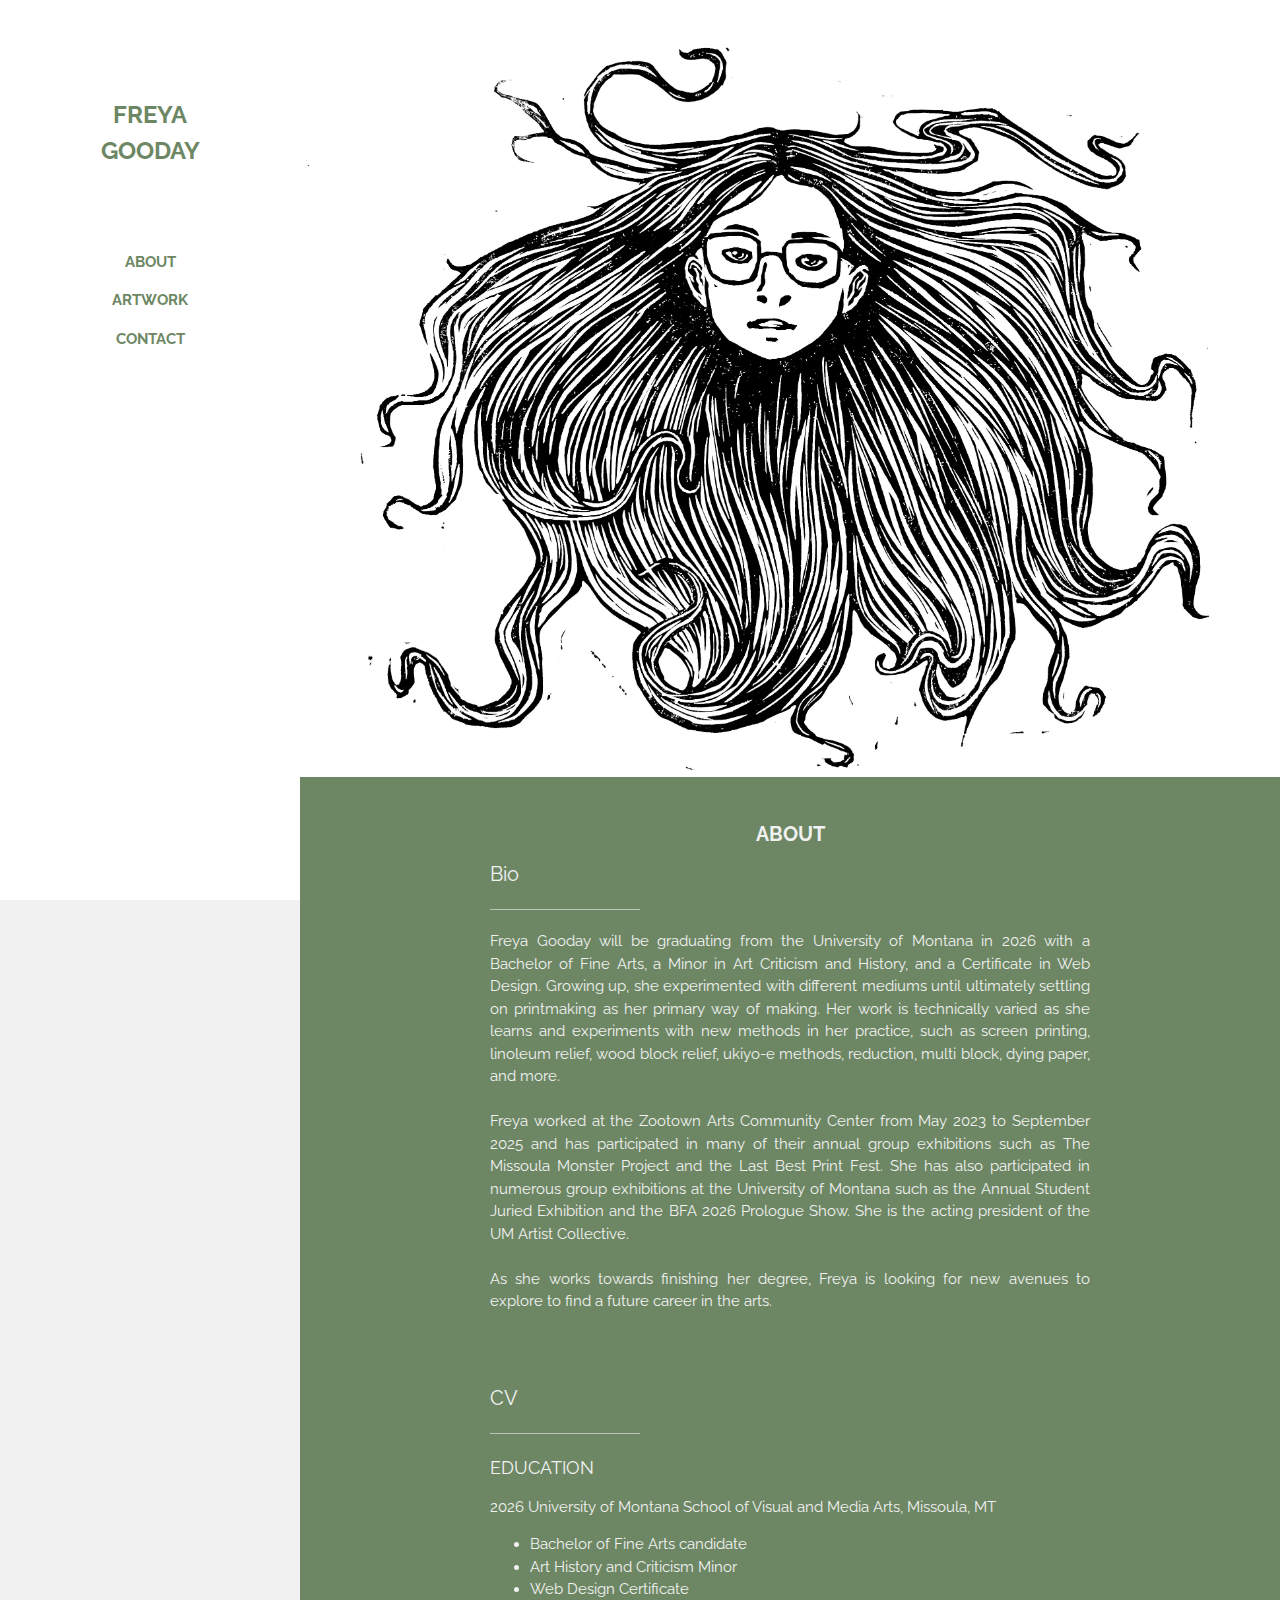
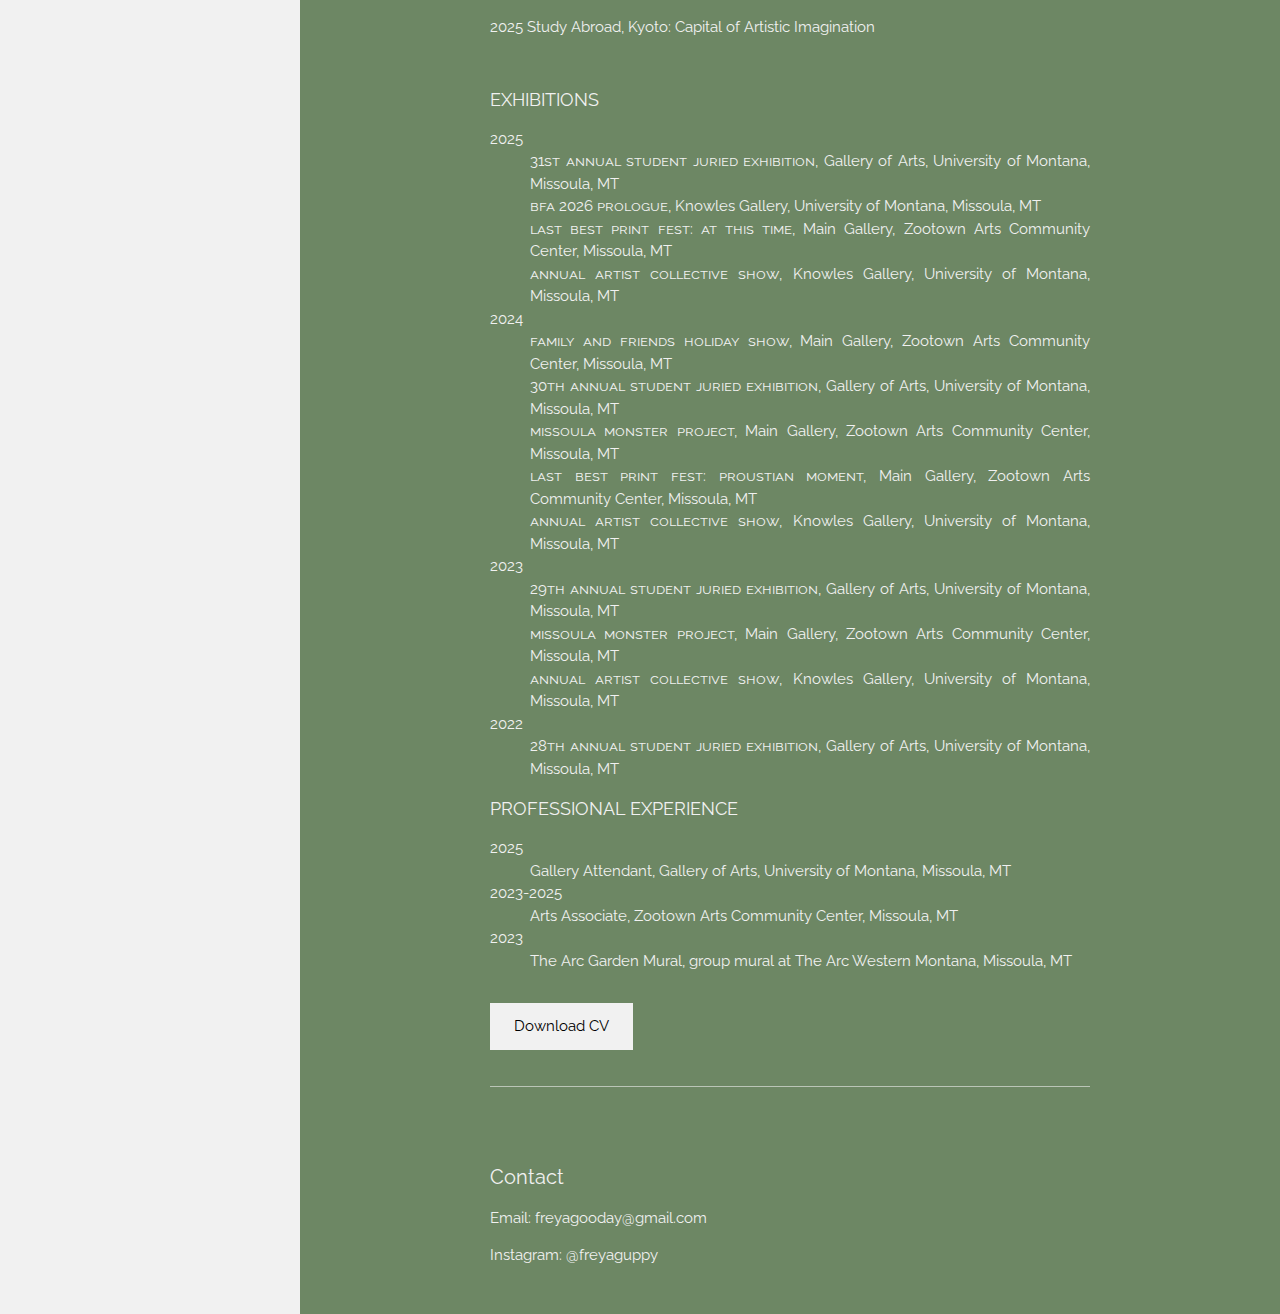
<file: index.html>
<!DOCTYPE html>
<html lang="en">
<head>
<title>Freya Gooday</title>
<meta charset="UTF-8">
<meta name="viewport" content="width=device-width, initial-scale=1">
<link rel="stylesheet" href="w3style.css">
<link rel="stylesheet" href="https://fonts.googleapis.com/css?family=Raleway">
<link rel="stylesheet" href="style.css">
<style>
body,h1,h2,h3,h4,h5 {font-family: "Raleway", sans-serif}
.w3-third img{margin-bottom: -6px; opacity: 0.8; cursor: pointer}
.w3-third img:hover{opacity: 1}
</style>
</head>


<body class="w3-light-grey w3-content" style="max-width:1600px">

<!-- Sidebar/menu -->
<nav class="w3-sidebar w3-bar-block w3-white w3-animate-left w3-text-olive w3-collapse w3-top w3-center" style="z-index:3;width:300px;font-weight:bold" id="mySidebar"><br>
  <a href="index.html" style="text-decoration:none;"><h3 class="w3-padding-64 w3-center"><b>FREYA<br>GOODAY</b></h3></a>
  <a href="javascript:void(0)" onclick="w3_close()" class="w3-bar-item w3-button w3-padding w3-hide-large">CLOSE</a>
  <a href="index.html#about" onclick="w3_close()" class="w3-bar-item w3-button">ABOUT</a> 
  <a href="artwork.html" onclick="w3_close()" class="w3-bar-item w3-button">ARTWORK</a> 
  <a href="index.html#contact" onclick="w3_close()" class="w3-bar-item w3-button">CONTACT</a>
</nav>

<!-- Top menu on small screens -->
<header class="w3-container w3-top w3-hide-large w3-white w3-xlarge w3-padding-16">
  <span class="w3-left w3-padding">FREYA GOODAY</span>
  <a href="javascript:void(0)" class="w3-right w3-button w3-white" onclick="w3_open()">&#9776;</a>
</header>

<!-- Overlay effect when opening sidebar on small screens -->
<div class="w3-overlay w3-hide-large w3-animate-opacity" onclick="w3_close()" style="cursor:pointer" title="close side menu" id="myOverlay"></div>

<!-- !PAGE CONTENT! -->
<div class="w3-main" style="margin-left:300px">

  <!-- Push down content on small screens --> 
  <div class="w3-hide-large" style="margin-top:83px"></div>
  <img src="images/selfportrait.jpg" alt="Linoleum relief print self portrait. Floating head of young woman with long, wild hair." class="w3-image" width="100%">

  <!-- About section -->
  <div id="about" class="w3-container w3-olive w3-center w3-text-light-grey w3-padding-32" id="about">
    <h4><b>ABOUT</b></h4>
    <div class="w3-content w3-justify" style="max-width:600px">
      <h4>Bio</h4>
      <hr class="w3-opacity" style="width:10em">
      <p>Freya Gooday will be graduating from the University of Montana in 2026 with a Bachelor of Fine Arts, a Minor in Art Criticism and History, and a Certificate in Web Design. Growing up, she experimented with different mediums until ultimately settling on printmaking as her primary way of making. Her work is technically varied as she learns and experiments with new methods in her practice, such as screen printing, linoleum relief, wood block relief, ukiyo-e methods, reduction, multi block, dying paper, and more.
      </br>
      </br>
        Freya worked at the Zootown Arts Community Center from May 2023 to September 2025 and has participated in many of their annual group exhibitions such as The Missoula Monster Project and the Last Best Print Fest. She has also participated in numerous group exhibitions at the University of Montana such as the Annual Student Juried Exhibition and the BFA 2026 Prologue Show. She is the acting president of the UM Artist Collective. 
      </br>
      </br>
        As she works towards finishing her degree, Freya is looking for new avenues to explore to find a future career in the arts. 
      </p>
      
      <br></br>
      <h4 >CV</h4>
      <hr class="w3-opacity" style="width:10em">
      <h5>EDUCATION</h3>
      <p>2026 	University of Montana School of Visual and Media Arts, Missoula, MT</p>
      <ul>
        <li>Bachelor of Fine Arts candidate</li>
        <li>Art History and Criticism Minor</li>
        <li>Web Design Certificate</li>
      </ul>
      <p>2025 	Study Abroad, Kyoto: Capital of Artistic Imagination</p>
      <br>
      <h5>EXHIBITIONS</h5>
      <dl>
        <dt>2025</dt>
        <dd><span style="font-variant: small-caps;">31st annual student juried exhibition,</span> Gallery of Arts, University of Montana,
          Missoula, MT</dd>
        <dd><span style="font-variant: small-caps;">bfa 2026 prologue,</span> Knowles Gallery, University of Montana, Missoula, MT</dd>
        <dd><span style="font-variant: small-caps;">last best print fest: at this time,</span> Main Gallery, Zootown Arts Community Center, Missoula, MT</dd>
        <dd><span style="font-variant: small-caps;">annual artist collective show,</span> Knowles Gallery, University of Montana, Missoula, MT</dd>
        <dt>2024</dt>
        <dd><span style="font-variant: small-caps;">family and friends holiday show,</span> Main Gallery, Zootown Arts Community Center, Missoula, MT</dd>
        <dd><span style="font-variant: small-caps;">30th annual student juried exhibition,</span> Gallery of Arts, University of Montana, Missoula, MT</dd>
        <dd><span style="font-variant: small-caps;">missoula monster project,</span> Main Gallery, Zootown Arts Community Center, Missoula, MT</dd>
        <dd><span style="font-variant: small-caps;">last best print fest: proustian moment,</span> Main Gallery, Zootown Arts Community Center, Missoula, MT</dd>
        <dd><span style="font-variant: small-caps;">annual artist collective show,</span> Knowles Gallery, University of Montana, Missoula, MT</dd>
        <dt>2023</dt>
        <dd><span style="font-variant: small-caps;">29th annual student juried exhibition,</span> Gallery of Arts, University of Montana, Missoula, MT</dd>
        <dd><span style="font-variant: small-caps;">missoula monster project,</span> Main Gallery, Zootown Arts Community Center, Missoula, MT</dd>
        <dd><span style="font-variant: small-caps;">annual artist collective show,</span> Knowles Gallery, University of Montana, Missoula, MT</dd>
        <dt>2022</dt>
        <dd><span style="font-variant: small-caps;">28th annual student juried exhibition,</span> Gallery of Arts, University of Montana, Missoula, MT</dd>
      </dl>
      <h5>PROFESSIONAL EXPERIENCE</h5>
      <dl>
        <dt>2025</dt>
        <dd>Gallery Attendant, Gallery of Arts, University of Montana, Missoula, MT</dd>
        <dt>2023-2025</dt>
        <dd>Arts Associate, Zootown Arts Community Center, Missoula, MT</dd>
        <dt>2023</dt>
        <dd>The Arc Garden Mural, group mural at The Arc Western Montana, Missoula, MT</dd>
      </dl>
      <p><button class="w3-button w3-light-grey w3-padding-large w3-margin-top w3-margin-bottom" ><a href = "FreyaGoodayCV.pdf" target="_blank" style="text-decoration:none;">Download CV</a></button></p>
      <hr class="w3-opacity">
      <br>

  <!-- Contact section -->
  <footer>
    <div id="contact">
      <br>
      <h4>Contact</h4>
      <p>Email: freyagooday@gmail.com</p>
      <p>Instagram: @freyaguppy</p>
    </div>

  </footer>
  
      
  
  
<!-- End page content -->
</div>

<script>
// Script to open and close sidebar
function w3_open() {
  document.getElementById("mySidebar").style.display = "block";
  document.getElementById("myOverlay").style.display = "block";
}
 
function w3_close() {
  document.getElementById("mySidebar").style.display = "none";
  document.getElementById("myOverlay").style.display = "none";
}

// Modal Image Gallery
function onClick(element) {
  document.getElementById("img01").src = element.src;
  document.getElementById("modal01").style.display = "block";
  var captionText = document.getElementById("caption");
  captionText.innerHTML = element.alt;
}

</script>


</body>
</html>
</file>
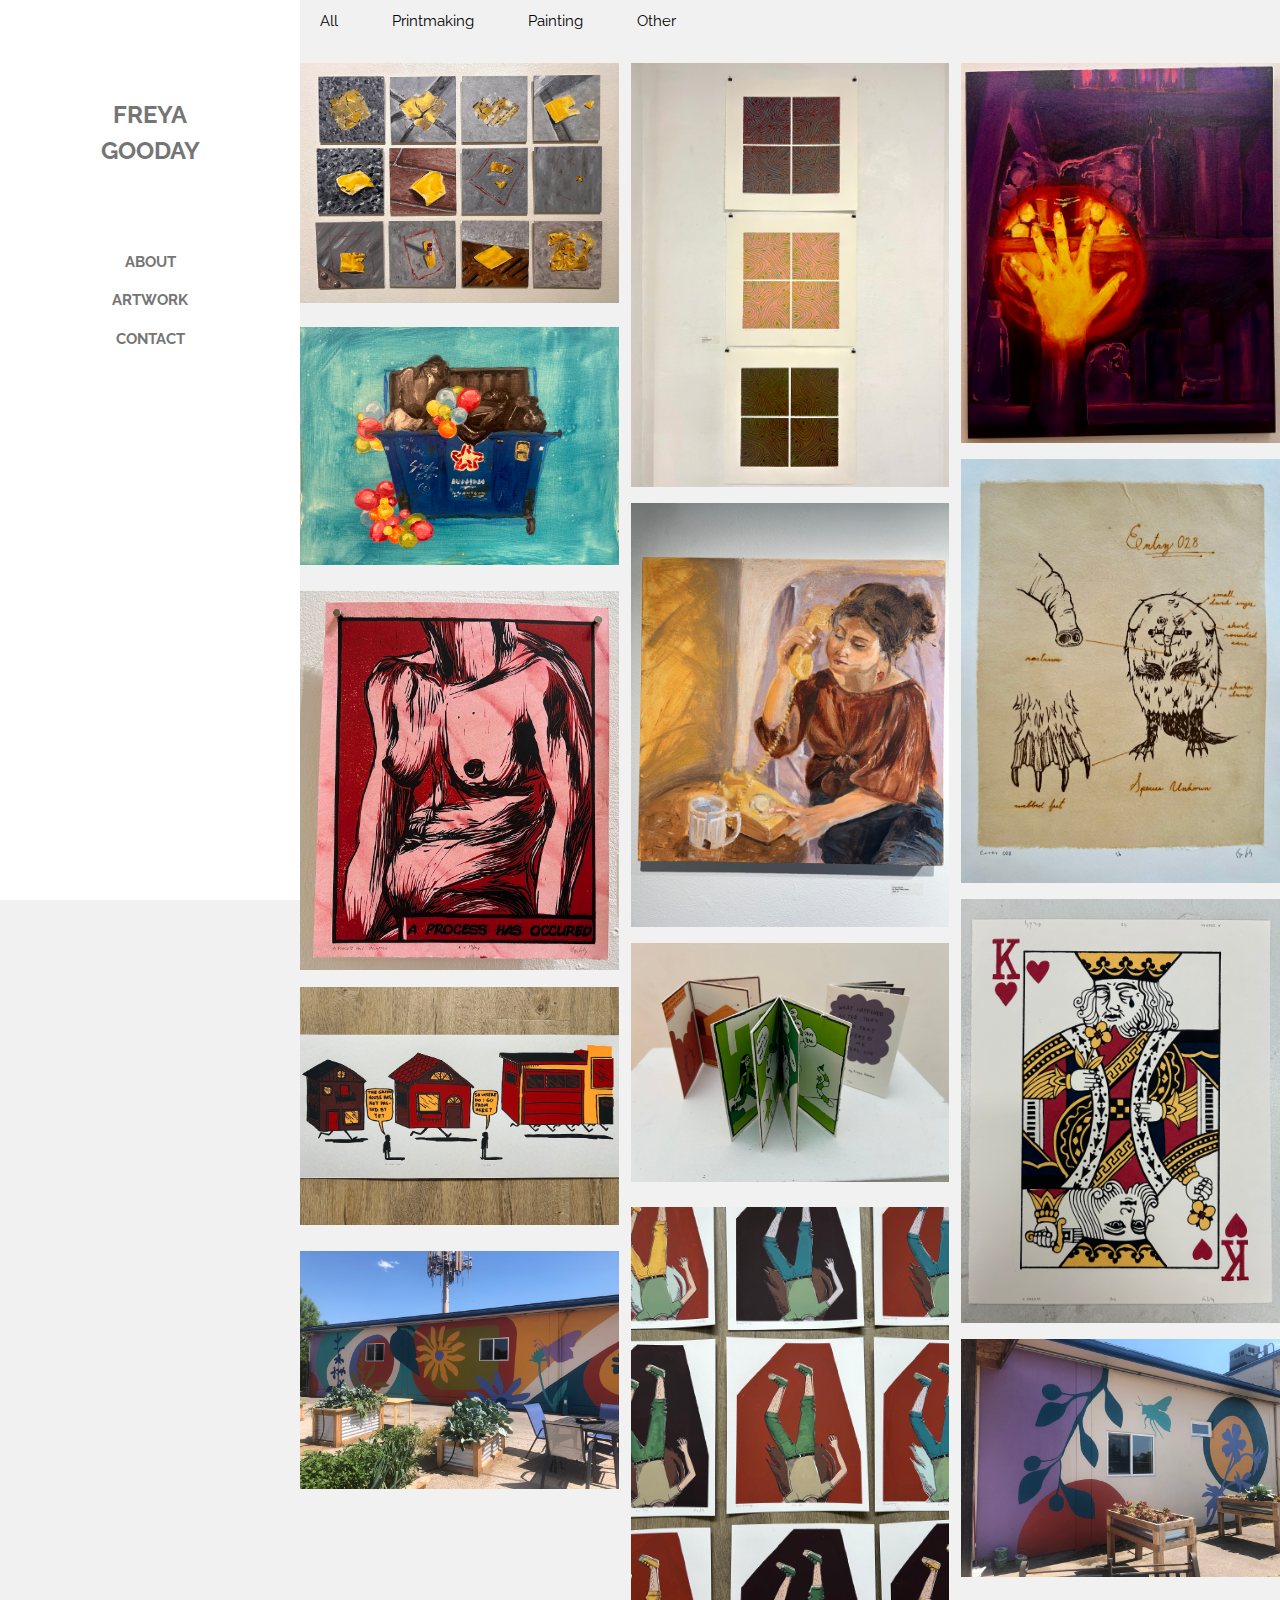
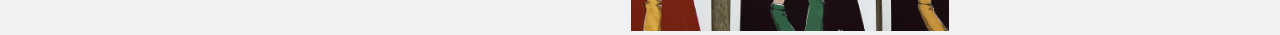
<file: artwork.html>
<!DOCTYPE html>
<html lang="en">
<head>
    <title>Artwork</title>
    <meta charset="UTF-8">
    <meta name="viewport" content="width=device-width, initial-scale=1">
    <link rel="stylesheet" href="w3style.css">
    <link rel="stylesheet" href="https://fonts.googleapis.com/css?family=Raleway">
    <style>
    body,h1,h2,h3,h4,h5 {font-family: "Raleway", sans-serif}
    .w3-third img{margin-bottom: -6px; opacity: 0.8; cursor: pointer}
    .w3-third img:hover{opacity: 1}
    </style>
    <link rel="stylesheet" href="style.css">
</head>

<script>
  function resizeMasonryItems() {
    const gallery = document.querySelector('.gallery');
    const rowHeight = parseInt(window.getComputedStyle(gallery).getPropertyValue('grid-auto-rows'));
    const gap = parseInt(window.getComputedStyle(gallery).getPropertyValue('gap'));
  
    gallery.querySelectorAll('img:not(.hidden)').forEach(img => {
      const itemHeight = img.getBoundingClientRect().height;
      const rowSpan = Math.ceil((itemHeight + gap) / (rowHeight + gap));
      img.style.gridRowEnd = `span ${rowSpan}`;
    });
  }
  
  window.addEventListener('load', resizeMasonryItems);
  window.addEventListener('resize', resizeMasonryItems);
  document.querySelectorAll('.gallery img').forEach(img => {
    img.addEventListener('load', resizeMasonryItems);
  });
  
  // Ensure layout updates when filtering
  function filterImages(category) {
    const images = document.querySelectorAll('.gallery img');
    images.forEach(img => {
      if (category === 'all' || img.dataset.category === category) {
        img.classList.remove('hidden');
      } else {
        img.classList.add('hidden');
      }
    });
    resizeMasonryItems();
  }
  </script>
<body class="w3-light-grey w3-content" style="max-width:1600px">

<!-- Sidebar/menu -->
<nav class="w3-sidebar w3-bar-block w3-white w3-animate-left w3-text-grey w3-collapse w3-top w3-center" style="z-index:3;width:300px;font-weight:bold" id="mySidebar"><br>
  <a href="index.html" style="text-decoration:none;"><h3 class="w3-padding-64 w3-center"><b>FREYA<br>GOODAY</b></h3></a>
  <a href="javascript:void(0)" onclick="w3_close()" class="w3-bar-item w3-button w3-padding w3-hide-large">CLOSE</a>
  <a href="index.html#about" onclick="w3_close()" class="w3-bar-item w3-button">ABOUT</a> 
  <a href="artwork.html" onclick="w3_close()" class="w3-bar-item w3-button">ARTWORK</a> 
  <a href="index.html#contact" onclick="w3_close()" class="w3-bar-item w3-button">CONTACT</a>
</nav>

<!-- Top menu on small screens -->
<header class="w3-container w3-top w3-hide-large w3-white w3-xlarge w3-padding-16">
  <span class="w3-left w3-padding">FREYA GOODAY</span>
  <a href="javascript:void(0)" class="w3-right w3-button w3-white" onclick="w3_open()">&#9776;</a>
</header>

<!-- Overlay effect when opening sidebar on small screens -->
<div class="w3-overlay w3-hide-large w3-animate-opacity" onclick="w3_close()" style="cursor:pointer" title="close side menu" id="myOverlay"></div>

<!-- !PAGE CONTENT! -->
<div class="w3-main" style="margin-left:300px">

  <!-- Push down content on small screens --> 
  <div class="w3-hide-large" style="margin-top:83px"></div>

      <div class="filter-buttons">
        <button onclick="filterImages('all')">All</button>
        <button onclick="filterImages('printmaking')">Printmaking</button>
        <button onclick="filterImages('painting')">Painting</button>
        <button onclick="filterImages('other')">Other</button>
      </div>

  <!-- Photo grid-->
  <div class="gallery">
    <img src="images/painting/thecheesestandsalone.jpg" data-category="painting" onclick="onClick(this)" alt='<p><i>The Cheese Stands Alone</i></p><p>2-13 (1 not pictured)</p><p>Each 5.5" x 5.5"<p>2025</p><p>Oil on Wood Panel'>
    <img src="images/printmaking/1000babysnails.jpg" data-category="printmaking" onclick="onClick(this)" alt='<p><i>One Thousand Baby Snails</i></p><p>1/3-3/3</p><p>22" x 22"<p>2025</p><p>Woodblock Relief'>
    <img src="images/painting/sneak.jpg" data-category="painting" style="width:100%" onclick="onClick(this)" alt='<p><i>Sneak</i></p><p>18" x 24"</p><p>2025</p><p>Oil on Canvas</p>'>
    <img src="images/painting/dumpster1.jpg" data-category="painting" style="width:100%" onclick="onClick(this)" alt='<p><i>Dumpster 01</i></p><p>2025</p><p>Oil on Foamcore</p>'>
    <img src="images/printmaking/entry028.jpg" data-category="printmaking" onclick="onClick(this)" alt='<p><i>Entry 028</i></p><p>1/6</p><p>8"x10"</p><p>2025</p><p>Linoleum Relief, Coffee Dyed Paper, Pen</p>'>
    <img src="images/painting/rainy.jpg" data-category="painting" onclick="onClick(this)" alt='<p><i>My Dear Friend Rainy</i><p/><p>2024</p><p>Oil on Canvas, Pinecone</p>'>
    <img src="images/printmaking/process.jpg" data-category="printmaking" onclick="onClick(this)" alt='<p><i>A Process Has Occurred</i></p><p>14/14</p><p>9" x 11"</p><p>2024</p><p>Linoleum Multiblock Relief, Dyed Paper</p>'>
    <img src="images/printmaking/adream.jpg" data-category="printmaking" onclick="onClick(this)" alt='<p><i>A Dream</i><p/><p>1/12</p><p>2024</p><p>Screen Print</p>'>
    <img src="images/printmaking/bugcomic.jpg" data-category="printmaking" onclick="onClick(this)" alt="<p>Volumes 1-3 of the <i>Something That Happened</i> series</p><p>2023-2024</p><p>Screen Print</p>">    
    <img src="images/printmaking/greenhouse.jpg" data-category="printmaking" onclick="onClick(this)" alt="<p><i>The Green House</i></p><p>Artist Proof</p><p>2023</p><p>Screen Print</p>">
    <img src="images/printmaking/precipitating.jpg" data-category="printmaking" onclick="onClick(this)" alt="<p><i>Precipitating</i></p><p>2023</p><p>Screen Print</p>">
    <img src="images/painting/mural1.jpg" data-category="painting" onclick="onClick(this)" alt="<p><i>Garden Mural</i></p><p>2023</p><p>Collaberative Mural</p>">
    <img src="images/painting/mural2.jpg" data-category="painting" onclick="onClick(this)" alt="<p><i>Garden Mural</i></p><p>2023</p><p>Collaberative Mural</p>">
  </div>


  
  <!-- Modal for full size images on click-->
  <div id="modal01" class="w3-modal w3-black" style="padding-top:0" onclick="this.style.display='none'">
    <span class="w3-button w3-black w3-xlarge w3-display-topright">&times;</span>
    <div class="w3-modal-content w3-animate-zoom w3-center w3-transparent w3-padding-64">
      <img id="img01" class="w3-image">
      <p id="caption"></p>
    </div>
  </div>
<!-- End page content -->
</div>

<script>
// Script to open and close sidebar
function w3_open() {
  document.getElementById("mySidebar").style.display = "block";
  document.getElementById("myOverlay").style.display = "block";
}
 
function w3_close() {
  document.getElementById("mySidebar").style.display = "none";
  document.getElementById("myOverlay").style.display = "none";
}

// Modal Image Gallery
function onClick(element) {
  document.getElementById("img01").src = element.src;
  document.getElementById("modal01").style.display = "block";
  var captionText = document.getElementById("caption");
  captionText.innerHTML = element.alt;
}

//script for filter buttons
function filterImages(category) {
  const images = document.querySelectorAll('.gallery img');
  images.forEach(img => {
    if (category === 'all' || img.dataset.category === category) {
      img.classList.remove('hidden');
    } else {
      img.classList.add('hidden');
    }
  });
}

</script>


</body>
</html>
</file>
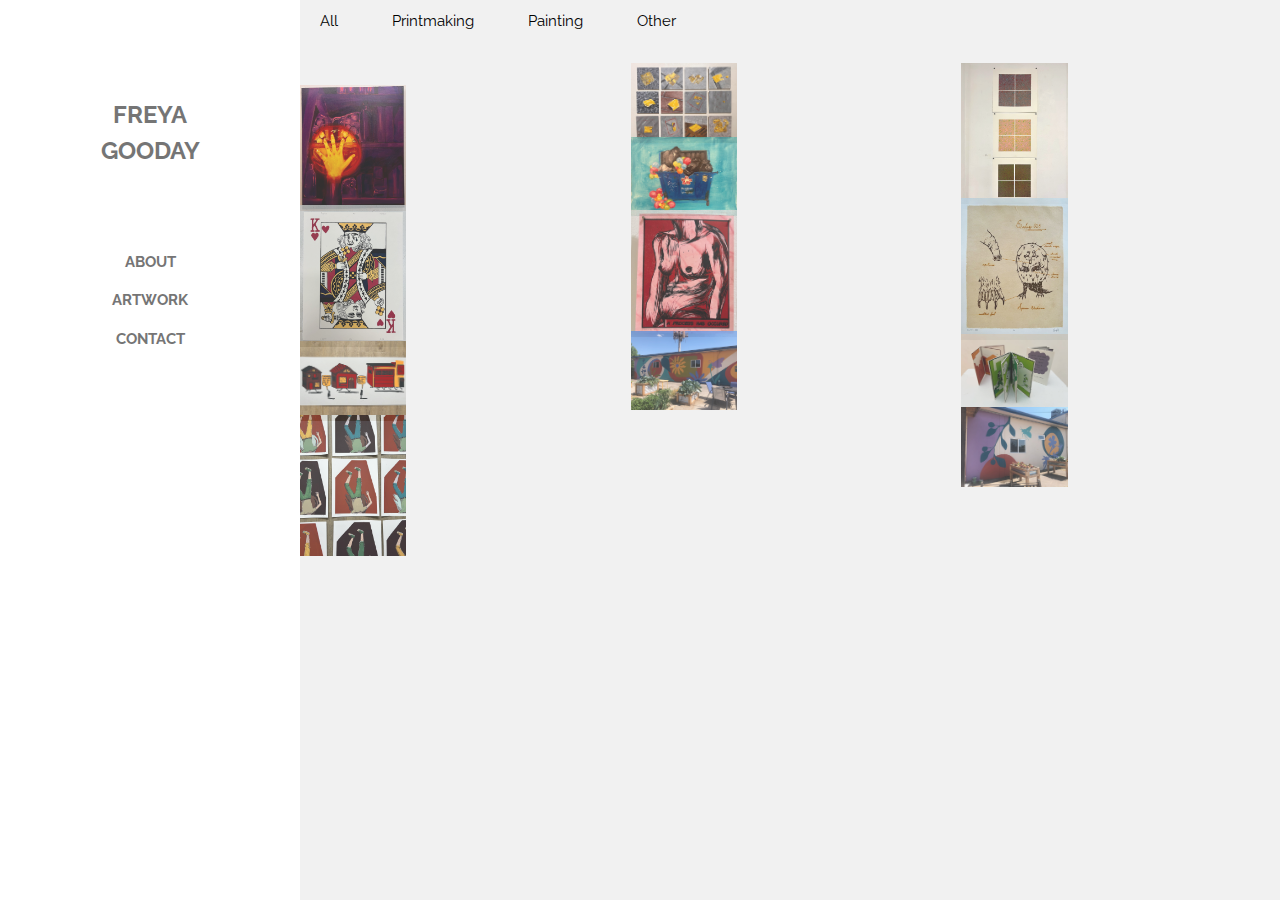
<file: artworkTest.html>
<!DOCTYPE html>
<html lang="en">
<head>
    <title>Artwork</title>
    <meta charset="UTF-8">
    <meta name="viewport" content="width=device-width, initial-scale=1">
    <link rel="stylesheet" href="w3style.css">
    <link rel="stylesheet" href="https://fonts.googleapis.com/css?family=Raleway">
    <style>
    body,h1,h2,h3,h4,h5 {font-family: "Raleway", sans-serif}
    .w3-third img{margin-bottom: -6px; opacity: 0.8; cursor: pointer}
    .w3-third img:hover{opacity: 1}
    </style>
    <link rel="stylesheet" href="style.css">
</head>

 
<body class="w3-light-grey w3-content" style="max-width:1600px">

<!-- Sidebar/menu -->
<nav class="w3-sidebar w3-bar-block w3-white w3-animate-left w3-text-grey w3-collapse w3-top w3-center" style="z-index:3;width:300px;font-weight:bold" id="mySidebar"><br>
  <a href="index.html" style="text-decoration:none;"><h3 class="w3-padding-64 w3-center"><b>FREYA<br>GOODAY</b></h3></a>
  <a href="javascript:void(0)" onclick="w3_close()" class="w3-bar-item w3-button w3-padding w3-hide-large">CLOSE</a>
  <a href="index.html#about" onclick="w3_close()" class="w3-bar-item w3-button">ABOUT</a> 
  <a href="artwork.html" onclick="w3_close()" class="w3-bar-item w3-button">ARTWORK</a> 
  <a href="index.html#contact" onclick="w3_close()" class="w3-bar-item w3-button">CONTACT</a>
</nav>

<!-- Top menu on small screens -->
<header class="w3-container w3-top w3-hide-large w3-white w3-xlarge w3-padding-16">
  <span class="w3-left w3-padding">FREYA GOODAY</span>
  <a href="javascript:void(0)" class="w3-right w3-button w3-white" onclick="w3_open()">&#9776;</a>
</header>

<!-- Overlay effect when opening sidebar on small screens -->
<div class="w3-overlay w3-hide-large w3-animate-opacity" onclick="w3_close()" style="cursor:pointer" title="close side menu" id="myOverlay"></div>

<!-- !PAGE CONTENT! -->
<div class="w3-main" style="margin-left:300px">

  <!-- Push down content on small screens --> 
  <div class="w3-hide-large" style="margin-top:83px"></div>

      <div class="filter-buttons">
        <button onclick="filterImages('all')">All</button>
        <button onclick="filterImages('printmaking')">Printmaking</button>
        <button onclick="filterImages('painting')">Painting</button>
        <button onclick="filterImages('other')">Other</button>
      </div>

  <!-- Photo grid prints-->
  <div class="gallery w3-row">
    <div class="w3-third">
      <img src="images/painting/thecheesestandsalone.jpg" data-category="painting" style="width:100%" onclick="onClick(this)" alt='<p><i>The Cheese Stands Alone</i></p><p>2-13 (1 not pictured)</p><p>Each 5.5" x 5.5"<p>2025</p><p>Oil on Wood Panel'>
      <img src="images/painting/dumpster1.jpg" data-category="painting" style="width:100%" onclick="onClick(this)" alt='<p><i>Dumpster 01</i></p><p>2025</p><p>Oil on Foamcore</p>'>
      <img src="images/printmaking/process.jpg" data-category="printmaking" style="width:100%" onclick="onClick(this)" alt='<p><i>A Process Has Occurred</i></p><p>14/14</p><p>9" x 11"</p><p>2024</p><p>Linoleum Multiblock Relief, Dyed Paper</p>'>
      <img src="images/painting/mural1.jpg" data-category="painting" style="width:100%" onclick="onClick(this)" alt="<p><i>Garden Mural</i></p><p>2023</p><p>Collaberative Mural</p>">
      
    </div>

    <div class="w3-third">
      <img src="images/printmaking/1000babysnails.jpg" data-category="printmaking" style="width:100%" onclick="onClick(this)" alt='<p><i>One Thousand Baby Snails</i></p><p>1/3-3/3</p><p>22" x 22"<p>2025</p><p>Woodblock Relief'>
      <img src="images/printmaking/entry028.jpg" data-category="printmaking" style="width:100%" onclick="onClick(this)" alt='<p><i>Entry 028</i></p><p>1/6</p><p>8"x10"</p><p>2025</p><p>Linoleum Relief, Coffee Dyed Paper, Pen</p>'>
      <img src="images/printmaking/bugcomic.jpg" data-category="printmaking" style="width:100%" onclick="onClick(this)" alt="<p>Volumes 1-3 of the <i>Something That Happened</i> series</p><p>2023-2024</p><p>Screen Print</p>">
      <img src="images/painting/mural2.jpg" data-category="painting" style="width:100%" onclick="onClick(this)" alt="<p><i>Garden Mural</i></p><p>2023</p><p>Collaberative Mural</p>">

    </div>
    
    <div class="w3-third">
      <img src="images/painting/sneak.jpg" data-category="painting" style="width:100%" onclick="onClick(this)" alt='<p><i>Sneak</i></p><p>18" x 24"</p><p>2025</p><p>Oil on Canvas</p>'>
      <img src="images/printmaking/adream.jpg" data-category="printmaking" style="width:100%" onclick="onClick(this)" alt='<p><i>A Dream</i><p/><p>1/12</p><p>2024</p><p>Screen Print</p>'>
      <img src="images/printmaking/greenhouse.jpg" data-category="printmaking" style="width:100%" onclick="onClick(this)" alt="<p><i>The Green House</i></p><p>Artist Proof</p><p>2023</p><p>Screen Print</p>">
      <img src="images/printmaking/precipitating.jpg" data-category="printmaking" style="width:100%" onclick="onClick(this)" alt="<p><i>Precipitating</i></p><p>2023</p><p>Screen Print</p>">
    </div>
  </div>
  <!-- Photo grid painting-->
  <div class="gallery w3-row">
    <div class="w3-third">
    </div>

    <div class="w3-third">
      
    </div>
    
    <div class="w3-third">
    </div>
  </div>


  
  <!-- Modal for full size images on click-->
  <div id="modal01" class="w3-modal w3-black" style="padding-top:0" onclick="this.style.display='none'">
    <span class="w3-button w3-black w3-xlarge w3-display-topright">&times;</span>
    <div class="w3-modal-content w3-animate-zoom w3-center w3-transparent w3-padding-64">
      <img id="img01" class="w3-image">
      <p id="caption"></p>
    </div>
  </div>
<!-- End page content -->
</div>

<script>
// Script to open and close sidebar
function w3_open() {
  document.getElementById("mySidebar").style.display = "block";
  document.getElementById("myOverlay").style.display = "block";
}
 
function w3_close() {
  document.getElementById("mySidebar").style.display = "none";
  document.getElementById("myOverlay").style.display = "none";
}

// Modal Image Gallery
function onClick(element) {
  document.getElementById("img01").src = element.src;
  document.getElementById("modal01").style.display = "block";
  var captionText = document.getElementById("caption");
  captionText.innerHTML = element.alt;
}

//script for filter buttons
function filterImages(category) {
  const images = document.querySelectorAll('.gallery img');
  images.forEach(img => {
    if (category === 'all' || img.dataset.category === category) {
      img.classList.remove('hidden');
    } else {
      img.classList.add('hidden');
    }
  });
}

</script>


</body>
</html>
</file>
<file: style.css>
#mySidebar a h3:hover {
    color: #2d4501; /* <-- choose whatever color you want */
    transition: color 0.3s ease;
  }

.filter-buttons {
    margin-bottom: 20px;
  }
  
  .filter-buttons button {
    margin-right: 10px;
    padding: 10px 20px;
    border: none;
    background-color: #f1f1f1;
    cursor: pointer;
    transition: background-color 0.3s ease;
  }
  
  .filter-buttons button:hover {
    background-color: #ddd;
  }
  
  .filter-buttons button.active {
    background-color: #666;
    color: white;
  }

  .gallery {
    display: grid;
    grid-template-columns: repeat(auto-fill, minmax(300px, 1fr));
    grid-auto-rows: 10px; /* base row height */
    grid-auto-flow: dense;
    gap: 12px;
  }
  
  .gallery img {
    width: 100%;
    display: block;
    transition: opacity 0.3s ease;
  }
  
  /* Hover transparency */
  .gallery img:hover {
    opacity: 0.8;
  }
  
  /* Hidden filtered images collapse space */
  .gallery img.hidden {
    display: none;
  }
</file>
<file: w3style.css>
/* W3.CSS 5.02 March 31 2025 by Jan Egil and Borge Refsnes */
html{box-sizing:border-box}*,*:before,*:after{box-sizing:inherit}
/* Extract from normalize.css by Nicolas Gallagher and Jonathan Neal git.io/normalize */
html{-ms-text-size-adjust:100%;-webkit-text-size-adjust:100%}body{margin:0}
article,aside,details,figcaption,figure,footer,header,main,menu,nav,section{display:block}summary{display:list-item}
audio,canvas,progress,video{display:inline-block}progress{vertical-align:baseline}
audio:not([controls]){display:none;height:0}[hidden],template{display:none}
a{background-color:transparent}a:active,a:hover{outline-width:0}
abbr[title]{border-bottom:none;text-decoration:underline;text-decoration:underline dotted}
b,strong{font-weight:bolder}dfn{font-style:italic}mark{background:#ff0;color:#000}
small{font-size:80%}sub,sup{font-size:75%;line-height:0;position:relative;vertical-align:baseline}
sub{bottom:-0.25em}sup{top:-0.5em}figure{margin:1em 40px}img{border-style:none}
code,kbd,pre,samp{font-family:monospace,monospace;font-size:1em}hr{box-sizing:content-box;height:0;overflow:visible}
button,input,select,textarea,optgroup{font:inherit;margin:0}optgroup{font-weight:bold}
button,input{overflow:visible}button,select{text-transform:none}
button,[type=button],[type=reset],[type=submit]{-webkit-appearance:button}
button::-moz-focus-inner,[type=button]::-moz-focus-inner,[type=reset]::-moz-focus-inner,[type=submit]::-moz-focus-inner{border-style:none;padding:0}
button:-moz-focusring,[type=button]:-moz-focusring,[type=reset]:-moz-focusring,[type=submit]:-moz-focusring{outline:1px dotted ButtonText}
fieldset{border:1px solid #c0c0c0;margin:0 2px;padding:.35em .625em .75em}
legend{color:inherit;display:table;max-width:100%;padding:0;white-space:normal}textarea{overflow:auto}
[type=checkbox],[type=radio]{padding:0}
[type=number]::-webkit-inner-spin-button,[type=number]::-webkit-outer-spin-button{height:auto}
[type=search]{-webkit-appearance:textfield;outline-offset:-2px}
[type=search]::-webkit-search-decoration{-webkit-appearance:none}
::-webkit-file-upload-button{-webkit-appearance:button;font:inherit}
/* End extract */
html,body{font-family:Verdana,sans-serif;font-size:15px;line-height:1.5}html{overflow-x:hidden}
h1{font-size:36px}h2{font-size:30px}h3{font-size:24px}h4{font-size:20px}h5{font-size:18px}h6{font-size:16px}
.w3-serif{font-family:serif}.w3-sans-serif{font-family:sans-serif}.w3-cursive{font-family:cursive}.w3-monospace{font-family:monospace}
h1,h2,h3,h4,h5,h6{font-family:"Segoe UI",Arial,sans-serif;font-weight:400;margin:10px 0}.w3-wide{letter-spacing:4px}
hr{border:0;border-top:1px solid #eee;margin:20px 0}
.w3-image{max-width:100%;height:auto}img{vertical-align:middle}a{color:inherit}
.w3-table,.w3-table-all{border-collapse:collapse;border-spacing:0;width:100%;display:table}.w3-table-all{border:1px solid #ccc}
.w3-bordered tr,.w3-table-all tr{border-bottom:1px solid #ddd}.w3-striped tbody tr:nth-child(even){background-color:#f1f1f1}
.w3-table-all tr:nth-child(odd){background-color:#fff}.w3-table-all tr:nth-child(even){background-color:#f1f1f1}
.w3-hoverable tbody tr:hover,.w3-ul.w3-hoverable li:hover{background-color:#ccc}.w3-centered tr th,.w3-centered tr td{text-align:center}
.w3-table td,.w3-table th,.w3-table-all td,.w3-table-all th{padding:8px 8px;display:table-cell;text-align:left;vertical-align:top}
.w3-table th:first-child,.w3-table td:first-child,.w3-table-all th:first-child,.w3-table-all td:first-child{padding-left:16px}
.w3-btn,.w3-button{border:none;display:inline-block;padding:8px 16px;vertical-align:middle;overflow:hidden;text-decoration:none;color:inherit;background-color:inherit;text-align:center;cursor:pointer;white-space:nowrap}
.w3-btn:hover{box-shadow:0 8px 16px 0 rgba(0,0,0,0.2),0 6px 20px 0 rgba(0,0,0,0.19)}
.w3-btn,.w3-button{-webkit-touch-callout:none;-webkit-user-select:none;-khtml-user-select:none;-moz-user-select:none;-ms-user-select:none;user-select:none}   
.w3-disabled,.w3-btn:disabled,.w3-button:disabled{cursor:not-allowed;opacity:0.3}.w3-disabled *,:disabled *{pointer-events:none}
.w3-btn.w3-disabled:hover,.w3-btn:disabled:hover{box-shadow:none}
.w3-badge,.w3-tag{background-color:#000;color:#fff;display:inline-block;padding-left:8px;padding-right:8px;text-align:center}.w3-badge{border-radius:50%}
.w3-ul{list-style-type:none;padding:0;margin:0}.w3-ul li{padding:8px 16px;border-bottom:1px solid #ddd}.w3-ul li:last-child{border-bottom:none}
.w3-tooltip,.w3-display-container{position:relative}.w3-tooltip .w3-text{display:none}.w3-tooltip:hover .w3-text{display:inline-block}
.w3-ripple:active{opacity:0.5}.w3-ripple{transition:opacity 0s}
.w3-input{padding:8px;display:block;border:none;border-bottom:1px solid #ccc;width:100%}
.w3-select{padding:9px 0;width:100%;border:none;border-bottom:1px solid #ccc}
.w3-dropdown-click,.w3-dropdown-hover{position:relative;display:inline-block;cursor:pointer}
.w3-dropdown-hover:hover .w3-dropdown-content{display:block}
.w3-dropdown-hover:first-child,.w3-dropdown-click:hover{background-color:#ccc;color:#000}
.w3-dropdown-hover:hover > .w3-button:first-child,.w3-dropdown-click:hover > .w3-button:first-child{background-color:#ccc;color:#000}
.w3-dropdown-content{cursor:auto;color:#000;background-color:#fff;display:none;position:absolute;min-width:160px;margin:0;padding:0;z-index:1}
.w3-check,.w3-radio{width:24px;height:24px;position:relative;top:6px}
.w3-sidebar{height:100%;width:200px;background-color:#fff;position:fixed!important;z-index:1;overflow:auto}
.w3-bar-block .w3-dropdown-hover,.w3-bar-block .w3-dropdown-click{width:100%}
.w3-bar-block .w3-dropdown-hover .w3-dropdown-content,.w3-bar-block .w3-dropdown-click .w3-dropdown-content{min-width:100%}
.w3-bar-block .w3-dropdown-hover .w3-button,.w3-bar-block .w3-dropdown-click .w3-button{width:100%;text-align:left;padding:8px 16px}
.w3-main,#main{transition:margin-left .4s}
.w3-modal{z-index:3;display:none;padding-top:100px;position:fixed;left:0;top:0;width:100%;height:100%;overflow:auto;background-color:rgb(0,0,0);background-color:rgba(0,0,0,0.4)}
.w3-modal-content{margin:auto;background-color:#fff;position:relative;padding:0;outline:0;width:600px}
.w3-bar{width:100%;overflow:hidden}.w3-center .w3-bar{display:inline-block;width:auto}
.w3-bar .w3-bar-item{padding:8px 16px;float:left;width:auto;border:none;display:block;outline:0}
.w3-bar .w3-dropdown-hover,.w3-bar .w3-dropdown-click{position:static;float:left}
.w3-bar .w3-button{white-space:normal}
.w3-bar-block .w3-bar-item{width:100%;display:block;padding:8px 16px;text-align:left;border:none;white-space:normal;float:none;outline:0}
.w3-bar-block.w3-center .w3-bar-item{text-align:center}.w3-block{display:block;width:100%}
.w3-responsive{display:block;overflow-x:auto}
.w3-container:after,.w3-container:before,.w3-panel:after,.w3-panel:before,.w3-row:after,.w3-row:before,.w3-row-padding:after,.w3-row-padding:before,
.w3-cell-row:before,.w3-cell-row:after,.w3-clear:after,.w3-clear:before,.w3-bar:before,.w3-bar:after{content:"";display:table;clear:both}
.w3-col,.w3-half,.w3-third,.w3-twothird,.w3-threequarter,.w3-quarter{float:left;width:100%}
.w3-col.s1{width:8.33333%}.w3-col.s2{width:16.66666%}.w3-col.s3{width:24.99999%}.w3-col.s4{width:33.33333%}
.w3-col.s5{width:41.66666%}.w3-col.s6{width:49.99999%}.w3-col.s7{width:58.33333%}.w3-col.s8{width:66.66666%}
.w3-col.s9{width:74.99999%}.w3-col.s10{width:83.33333%}.w3-col.s11{width:91.66666%}.w3-col.s12{width:99.99999%}
@media (min-width:601px){.w3-col.m1{width:8.33333%}.w3-col.m2{width:16.66666%}.w3-col.m3,.w3-quarter{width:24.99999%}.w3-col.m4,.w3-third{width:33.33333%}
.w3-col.m5{width:41.66666%}.w3-col.m6,.w3-half{width:49.99999%}.w3-col.m7{width:58.33333%}.w3-col.m8,.w3-twothird{width:66.66666%}
.w3-col.m9,.w3-threequarter{width:74.99999%}.w3-col.m10{width:83.33333%}.w3-col.m11{width:91.66666%}.w3-col.m12{width:99.99999%}}
@media (min-width:993px){.w3-col.l1{width:8.33333%}.w3-col.l2{width:16.66666%}.w3-col.l3{width:24.99999%}.w3-col.l4{width:33.33333%}
.w3-col.l5{width:41.66666%}.w3-col.l6{width:49.99999%}.w3-col.l7{width:58.33333%}.w3-col.l8{width:66.66666%}
.w3-col.l9{width:74.99999%}.w3-col.l10{width:83.33333%}.w3-col.l11{width:91.66666%}.w3-col.l12{width:99.99999%}}
.w3-rest{overflow:hidden}.w3-stretch{margin-left:-16px;margin-right:-16px}
.w3-content,.w3-auto{margin-left:auto;margin-right:auto}.w3-content{max-width:980px}.w3-auto{max-width:1140px}
.w3-cell-row{display:table;width:100%}.w3-cell{display:table-cell}
.w3-cell-top{vertical-align:top}.w3-cell-middle{vertical-align:middle}.w3-cell-bottom{vertical-align:bottom}
.w3-hide{display:none!important}.w3-show-block,.w3-show{display:block!important}.w3-show-inline-block{display:inline-block!important}
@media (max-width:1205px){.w3-auto{max-width:95%}}
@media (max-width:600px){.w3-modal-content{margin:0 10px;width:auto!important}.w3-modal{padding-top:30px}
.w3-dropdown-hover.w3-mobile .w3-dropdown-content,.w3-dropdown-click.w3-mobile .w3-dropdown-content{position:relative}	
.w3-hide-small{display:none!important}.w3-mobile{display:block;width:100%!important}.w3-bar-item.w3-mobile,.w3-dropdown-hover.w3-mobile,.w3-dropdown-click.w3-mobile{text-align:center}
.w3-dropdown-hover.w3-mobile,.w3-dropdown-hover.w3-mobile .w3-btn,.w3-dropdown-hover.w3-mobile .w3-button,.w3-dropdown-click.w3-mobile,.w3-dropdown-click.w3-mobile .w3-btn,.w3-dropdown-click.w3-mobile .w3-button{width:100%}}
@media (max-width:768px){.w3-modal-content{width:500px}.w3-modal{padding-top:50px}}
@media (min-width:993px){.w3-modal-content{width:900px}.w3-hide-large{display:none!important}.w3-sidebar.w3-collapse{display:block!important}}
@media (max-width:992px) and (min-width:601px){.w3-hide-medium{display:none!important}}
@media (max-width:992px){.w3-sidebar.w3-collapse{display:none}.w3-main{margin-left:0!important;margin-right:0!important}.w3-auto{max-width:100%}}
.w3-top,.w3-bottom{position:fixed;width:100%;z-index:1}.w3-top{top:0}.w3-bottom{bottom:0}
.w3-overlay{position:fixed;display:none;width:100%;height:100%;top:0;left:0;right:0;bottom:0;background-color:rgba(0,0,0,0.5);z-index:2}
.w3-display-topleft{position:absolute;left:0;top:0}.w3-display-topright{position:absolute;right:0;top:0}
.w3-display-bottomleft{position:absolute;left:0;bottom:0}.w3-display-bottomright{position:absolute;right:0;bottom:0}
.w3-display-middle{position:absolute;top:50%;left:50%;transform:translate(-50%,-50%);-ms-transform:translate(-50%,-50%)}
.w3-display-left{position:absolute;top:50%;left:0%;transform:translate(0%,-50%);-ms-transform:translate(-0%,-50%)}
.w3-display-right{position:absolute;top:50%;right:0%;transform:translate(0%,-50%);-ms-transform:translate(0%,-50%)}
.w3-display-topmiddle{position:absolute;left:50%;top:0;transform:translate(-50%,0%);-ms-transform:translate(-50%,0%)}
.w3-display-bottommiddle{position:absolute;left:50%;bottom:0;transform:translate(-50%,0%);-ms-transform:translate(-50%,0%)}
.w3-display-container:hover .w3-display-hover{display:block}.w3-display-container:hover span.w3-display-hover{display:inline-block}.w3-display-hover{display:none}
.w3-display-position{position:absolute}
.w3-circle{border-radius:50%}
.w3-round-small{border-radius:2px}.w3-round,.w3-round-medium{border-radius:4px}.w3-round-large{border-radius:8px}.w3-round-xlarge{border-radius:16px}.w3-round-xxlarge{border-radius:32px}
.w3-row-padding,.w3-row-padding>.w3-half,.w3-row-padding>.w3-third,.w3-row-padding>.w3-twothird,.w3-row-padding>.w3-threequarter,.w3-row-padding>.w3-quarter,.w3-row-padding>.w3-col{padding:0 8px}
.w3-container,.w3-panel{padding:0.01em 16px}.w3-panel{margin-top:16px;margin-bottom:16px}
.w3-grid{display:grid}.w3-grid-padding{display:grid;gap:16px}.w3-flex{display:flex}
.w3-text-center{text-align:center}.w3-text-bold,.w3-bold{font-weight:bold}.w3-text-italic,.w3-italic{font-style:italic}
.w3-code,.w3-codespan{font-family:Consolas,"courier new";font-size:16px}
.w3-code{width:auto;background-color:#fff;padding:8px 12px;border-left:4px solid #4CAF50;word-wrap:break-word}
.w3-codespan{color:crimson;background-color:#f1f1f1;padding-left:4px;padding-right:4px;font-size:110%}
.w3-card,.w3-card-2{box-shadow:0 2px 5px 0 rgba(0,0,0,0.16),0 2px 10px 0 rgba(0,0,0,0.12)}
.w3-card-4,.w3-hover-shadow:hover{box-shadow:0 4px 10px 0 rgba(0,0,0,0.2),0 4px 20px 0 rgba(0,0,0,0.19)}
.w3-spin{animation:w3-spin 2s infinite linear}@keyframes w3-spin{0%{transform:rotate(0deg)}100%{transform:rotate(359deg)}}
.w3-animate-fading{animation:fading 10s infinite}@keyframes fading{0%{opacity:0}50%{opacity:1}100%{opacity:0}}
.w3-animate-opacity{animation:opac 0.8s}@keyframes opac{from{opacity:0} to{opacity:1}}
.w3-animate-top{position:relative;animation:animatetop 0.4s}@keyframes animatetop{from{top:-300px;opacity:0} to{top:0;opacity:1}}
.w3-animate-left{position:relative;animation:animateleft 0.4s}@keyframes animateleft{from{left:-300px;opacity:0} to{left:0;opacity:1}}
.w3-animate-right{position:relative;animation:animateright 0.4s}@keyframes animateright{from{right:-300px;opacity:0} to{right:0;opacity:1}}
.w3-animate-bottom{position:relative;animation:animatebottom 0.4s}@keyframes animatebottom{from{bottom:-300px;opacity:0} to{bottom:0;opacity:1}}
.w3-animate-zoom {animation:animatezoom 0.6s}@keyframes animatezoom{from{transform:scale(0)} to{transform:scale(1)}}
.w3-animate-input{transition:width 0.4s ease-in-out}.w3-animate-input:focus{width:100%!important}
.w3-opacity,.w3-hover-opacity:hover{opacity:0.60}.w3-opacity-off,.w3-hover-opacity-off:hover{opacity:1}
.w3-opacity-max{opacity:0.25}.w3-opacity-min{opacity:0.75}
.w3-greyscale-max,.w3-grayscale-max,.w3-hover-greyscale:hover,.w3-hover-grayscale:hover{filter:grayscale(100%)}
.w3-greyscale,.w3-grayscale{filter:grayscale(75%)}.w3-greyscale-min,.w3-grayscale-min{filter:grayscale(50%)}
.w3-sepia{filter:sepia(75%)}.w3-sepia-max,.w3-hover-sepia:hover{filter:sepia(100%)}.w3-sepia-min{filter:sepia(50%)}
.w3-tiny{font-size:10px!important}.w3-small{font-size:12px!important}.w3-medium{font-size:15px!important}.w3-large{font-size:18px!important}
.w3-xlarge{font-size:24px!important}.w3-xxlarge{font-size:36px!important}.w3-xxxlarge{font-size:48px!important}.w3-jumbo{font-size:64px!important}
.w3-left-align{text-align:left!important}.w3-right-align{text-align:right!important}.w3-justify{text-align:justify!important}.w3-center{text-align:center!important}
.w3-border-0{border:0!important}.w3-border{border:1px solid #ccc!important}
.w3-border-top{border-top:1px solid #ccc!important}.w3-border-bottom{border-bottom:1px solid #ccc!important}
.w3-border-left{border-left:1px solid #ccc!important}.w3-border-right{border-right:1px solid #ccc!important}
.w3-topbar{border-top:6px solid #ccc!important}.w3-bottombar{border-bottom:6px solid #ccc!important}
.w3-leftbar{border-left:6px solid #ccc!important}.w3-rightbar{border-right:6px solid #ccc!important}
.w3-section,.w3-code{margin-top:16px!important;margin-bottom:16px!important}
.w3-margin{margin:16px!important}.w3-margin-top{margin-top:16px!important}.w3-margin-bottom{margin-bottom:16px!important}
.w3-margin-left{margin-left:16px!important}.w3-margin-right{margin-right:16px!important}
.w3-padding-small{padding:4px 8px!important}.w3-padding{padding:8px 16px!important}.w3-padding-large{padding:12px 24px!important}
.w3-padding-16{padding-top:16px!important;padding-bottom:16px!important}.w3-padding-24{padding-top:24px!important;padding-bottom:24px!important}
.w3-padding-32{padding-top:32px!important;padding-bottom:32px!important}.w3-padding-48{padding-top:48px!important;padding-bottom:48px!important}
.w3-padding-64{padding-top:64px!important;padding-bottom:64px!important}
.w3-padding-top-64{padding-top:64px!important}.w3-padding-top-48{padding-top:48px!important}
.w3-padding-top-32{padding-top:32px!important}.w3-padding-top-24{padding-top:24px!important}
.w3-left{float:left!important}.w3-right{float:right!important}
.w3-button:hover{color:#000!important;background-color:#ccc!important}
.w3-transparent,.w3-hover-none:hover{background-color:transparent!important}
.w3-hover-none:hover{box-shadow:none!important}
.w3-rtl{direction:rtl}.w3-ltr{direction:ltr}
/* Colors */
.w3-amber,.w3-hover-amber:hover{color:#000!important;background-color:#ffc107!important}
.w3-aqua,.w3-hover-aqua:hover{color:#000!important;background-color:#00ffff!important}
.w3-blue,.w3-hover-blue:hover{color:#fff!important;background-color:#2196F3!important}
.w3-light-blue,.w3-hover-light-blue:hover{color:#000!important;background-color:#87CEEB!important}
.w3-brown,.w3-hover-brown:hover{color:#fff!important;background-color:#795548!important}
.w3-cyan,.w3-hover-cyan:hover{color:#000!important;background-color:#00bcd4!important}
.w3-blue-grey,.w3-hover-blue-grey:hover,.w3-blue-gray,.w3-hover-blue-gray:hover{color:#fff!important;background-color:#607d8b!important}
.w3-green,.w3-hover-green:hover{color:#fff!important;background-color:#4CAF50!important}
.w3-light-green,.w3-hover-light-green:hover{color:#000!important;background-color:#8bc34a!important}
.w3-indigo,.w3-hover-indigo:hover{color:#fff!important;background-color:#3f51b5!important}
.w3-khaki,.w3-hover-khaki:hover{color:#000!important;background-color:#f0e68c!important}
.w3-lime,.w3-hover-lime:hover{color:#000!important;background-color:#cddc39!important}
.w3-orange,.w3-hover-orange:hover{color:#000!important;background-color:#ff9800!important}
.w3-deep-orange,.w3-hover-deep-orange:hover{color:#fff!important;background-color:#ff5722!important}
.w3-pink,.w3-hover-pink:hover{color:#fff!important;background-color:#e91e63!important}
.w3-purple,.w3-hover-purple:hover{color:#fff!important;background-color:#9c27b0!important}
.w3-deep-purple,.w3-hover-deep-purple:hover{color:#fff!important;background-color:#673ab7!important}
.w3-red,.w3-hover-red:hover{color:#fff!important;background-color:#f44336!important}
.w3-sand,.w3-hover-sand:hover{color:#000!important;background-color:#fdf5e6!important}
.w3-teal,.w3-hover-teal:hover{color:#fff!important;background-color:#009688!important}
.w3-yellow,.w3-hover-yellow:hover{color:#000!important;background-color:#ffeb3b!important}
.w3-white,.w3-hover-white:hover{color:#000!important;background-color:#fff!important}
.w3-black,.w3-hover-black:hover{color:#fff!important;background-color:#000!important}
.w3-grey,.w3-hover-grey:hover,.w3-gray,.w3-hover-gray:hover{color:#000!important;background-color:#9e9e9e!important}
.w3-light-grey,.w3-hover-light-grey:hover,.w3-light-gray,.w3-hover-light-gray:hover{color:#000!important;background-color:#f1f1f1!important}
.w3-dark-grey,.w3-hover-dark-grey:hover,.w3-dark-gray,.w3-hover-dark-gray:hover{color:#fff!important;background-color:#616161!important}
.w3-asphalt,.w3-hover-asphalt:hover{color:#fff!important;background-color:#343a40!important}
.w3-crimson,.w3-hover-crimson:hover{color:#fff!important;background-color:#a20025!important}
.w3-cobalt,w3-hover-cobalt:hover{color:#fff!important;background-color:#0050ef!important}
.w3-emerald,.w3-hover-emerald:hover{color:#fff!important;background-color:#008a00!important}
.w3-olive,.w3-hover-olive:hover{color:#fff!important;background-color:#6d8764!important}
.w3-paper,.w3-hover-paper:hover{color:#000!important;background-color:#f8f9fa!important}
.w3-sienna,.w3-hover-sienna:hover{color:#fff!important;background-color:#a0522d!important}
.w3-taupe,.w3-hover-taupe:hover{color:#fff!important;background-color:#87794e!important}
.w3-danger{color:#fff!important;background-color:#dd0000!important}
.w3-note{color:#000!important;background-color:#fff599!important}
.w3-info{color:#fff!important;background-color:#0a6fc2!important}
.w3-warning{color:#000!important;background-color:#ffb305!important}
.w3-success{color:#fff!important;background-color:#008a00!important}
.w3-pale-red,.w3-hover-pale-red:hover{color:#000!important;background-color:#ffdddd!important}
.w3-pale-green,.w3-hover-pale-green:hover{color:#000!important;background-color:#ddffdd!important}
.w3-pale-yellow,.w3-hover-pale-yellow:hover{color:#000!important;background-color:#ffffcc!important}
.w3-pale-blue,.w3-hover-pale-blue:hover{color:#000!important;background-color:#ddffff!important}
.w3-text-amber,.w3-hover-text-amber:hover{color:#ffc107!important}
.w3-text-aqua,.w3-hover-text-aqua:hover{color:#00ffff!important}
.w3-text-blue,.w3-hover-text-blue:hover{color:#2196F3!important}
.w3-text-light-blue,.w3-hover-text-light-blue:hover{color:#87CEEB!important}
.w3-text-brown,.w3-hover-text-brown:hover{color:#795548!important}
.w3-text-cyan,.w3-hover-text-cyan:hover{color:#00bcd4!important}
.w3-text-blue-grey,.w3-hover-text-blue-grey:hover,.w3-text-blue-gray,.w3-hover-text-blue-gray:hover{color:#607d8b!important}
.w3-text-green,.w3-hover-text-green:hover{color:#4CAF50!important}
.w3-text-light-green,.w3-hover-text-light-green:hover{color:#8bc34a!important}
.w3-text-indigo,.w3-hover-text-indigo:hover{color:#3f51b5!important}
.w3-text-khaki,.w3-hover-text-khaki:hover{color:#b4aa50!important}
.w3-text-lime,.w3-hover-text-lime:hover{color:#cddc39!important}
.w3-text-olive,.w3-hover-text-olive:hover{color:#6d8764!important}
.w3-text-orange,.w3-hover-text-orange:hover{color:#ff9800!important}
.w3-text-deep-orange,.w3-hover-text-deep-orange:hover{color:#ff5722!important}
.w3-text-pink,.w3-hover-text-pink:hover{color:#e91e63!important}
.w3-text-purple,.w3-hover-text-purple:hover{color:#9c27b0!important}
.w3-text-deep-purple,.w3-hover-text-deep-purple:hover{color:#673ab7!important}
.w3-text-red,.w3-hover-text-red:hover{color:#f44336!important}
.w3-text-sand,.w3-hover-text-sand:hover{color:#fdf5e6!important}
.w3-text-teal,.w3-hover-text-teal:hover{color:#009688!important}
.w3-text-yellow,.w3-hover-text-yellow:hover{color:#d2be0e!important}
.w3-text-white,.w3-hover-text-white:hover{color:#fff!important}
.w3-text-black,.w3-hover-text-black:hover{color:#000!important}
.w3-text-grey,.w3-hover-text-grey:hover,.w3-text-gray,.w3-hover-text-gray:hover{color:#757575!important}
.w3-text-light-grey,.w3-hover-text-light-grey:hover,.w3-text-light-gray,.w3-hover-text-light-gray:hover{color:#f1f1f1!important}
.w3-text-dark-grey,.w3-hover-text-dark-grey:hover,.w3-text-dark-gray,.w3-hover-text-dark-gray:hover{color:#3a3a3a!important}
.w3-border-amber,.w3-hover-border-amber:hover{border-color:#ffc107!important}
.w3-border-aqua,.w3-hover-border-aqua:hover{border-color:#00ffff!important}
.w3-border-blue,.w3-hover-border-blue:hover{border-color:#2196F3!important}
.w3-border-light-blue,.w3-hover-border-light-blue:hover{border-color:#87CEEB!important}
.w3-border-brown,.w3-hover-border-brown:hover{border-color:#795548!important}
.w3-border-cyan,.w3-hover-border-cyan:hover{border-color:#00bcd4!important}
.w3-border-blue-grey,.w3-hover-border-blue-grey:hover,.w3-border-blue-gray,.w3-hover-border-blue-gray:hover{border-color:#607d8b!important}
.w3-border-green,.w3-hover-border-green:hover{border-color:#4CAF50!important}
.w3-border-light-green,.w3-hover-border-light-green:hover{border-color:#8bc34a!important}
.w3-border-indigo,.w3-hover-border-indigo:hover{border-color:#3f51b5!important}
.w3-border-khaki,.w3-hover-border-khaki:hover{border-color:#f0e68c!important}
.w3-border-lime,.w3-hover-border-lime:hover{border-color:#cddc39!important}
.w3-border-orange,.w3-hover-border-orange:hover{border-color:#ff9800!important}
.w3-border-deep-orange,.w3-hover-border-deep-orange:hover{border-color:#ff5722!important}
.w3-border-pink,.w3-hover-border-pink:hover{border-color:#e91e63!important}
.w3-border-purple,.w3-hover-border-purple:hover{border-color:#9c27b0!important}
.w3-border-deep-purple,.w3-hover-border-deep-purple:hover{border-color:#673ab7!important}
.w3-border-red,.w3-hover-border-red:hover{border-color:#f44336!important}
.w3-border-sand,.w3-hover-border-sand:hover{border-color:#fdf5e6!important}
.w3-border-teal,.w3-hover-border-teal:hover{border-color:#009688!important}
.w3-border-yellow,.w3-hover-border-yellow:hover{border-color:#ffeb3b!important}
.w3-border-white,.w3-hover-border-white:hover{border-color:#fff!important}
.w3-border-black,.w3-hover-border-black:hover{border-color:#000!important}
.w3-border-grey,.w3-hover-border-grey:hover,.w3-border-gray,.w3-hover-border-gray:hover{border-color:#9e9e9e!important}
.w3-border-light-grey,.w3-hover-border-light-grey:hover,.w3-border-light-gray,.w3-hover-border-light-gray:hover{border-color:#f1f1f1!important}
.w3-border-dark-grey,.w3-hover-border-dark-grey:hover,.w3-border-dark-gray,.w3-hover-border-dark-gray:hover{border-color:#616161!important}
.w3-border-pale-red,.w3-hover-border-pale-red:hover{border-color:#ffe7e7!important}.w3-border-pale-green,.w3-hover-border-pale-green:hover{border-color:#e7ffe7!important}
.w3-border-pale-yellow,.w3-hover-border-pale-yellow:hover{border-color:#ffffcc!important}.w3-border-pale-blue,.w3-hover-border-pale-blue:hover{border-color:#e7ffff!important}
</file>
